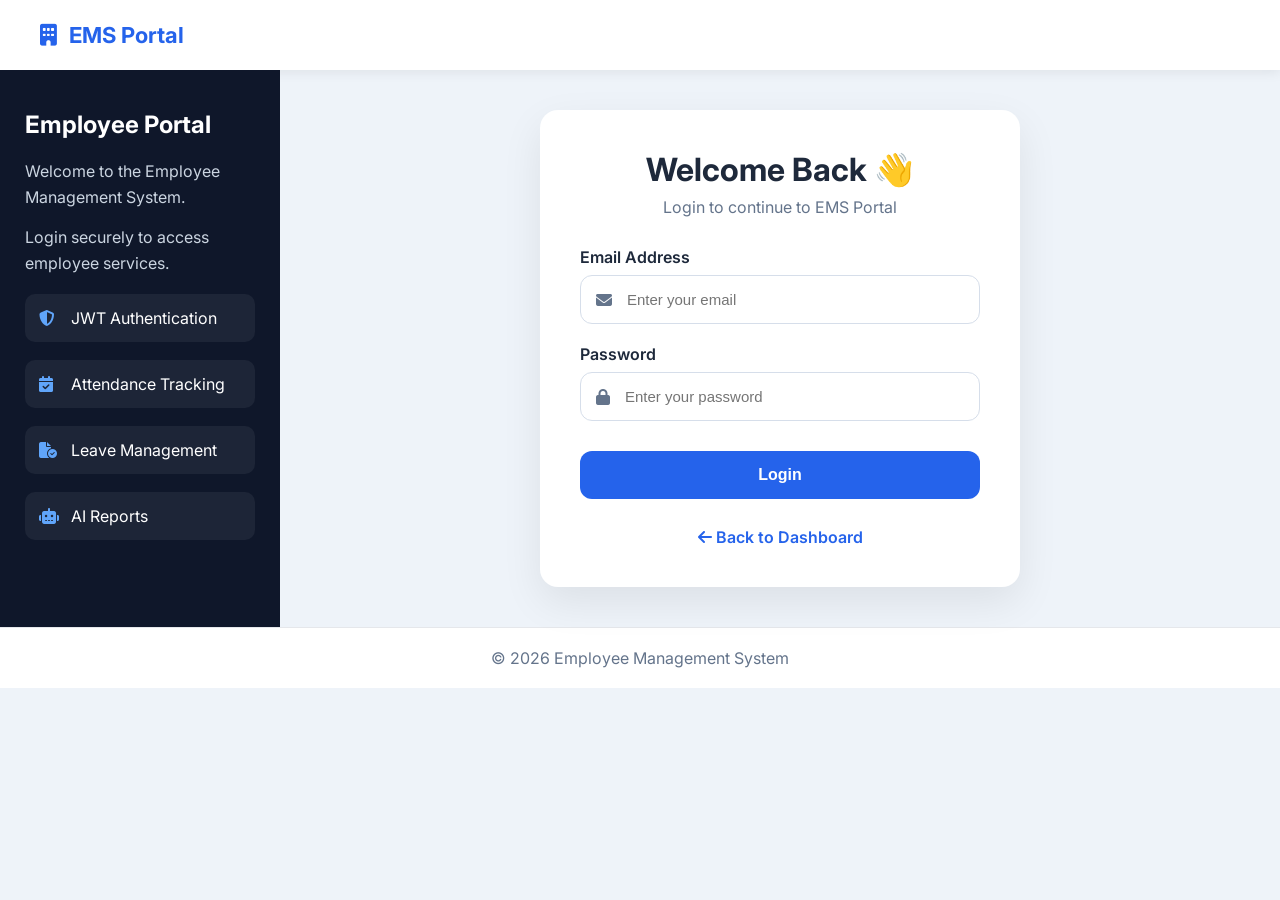
<file: frontend/index.html>
<!-- <!DOCTYPE html>
<html lang="en">
<head>
  <meta charset="UTF-8">
  <meta name="viewport" content="width=device-width, initial-scale=1.0">

  <title>Employee Management System</title>

  <link href="https://fonts.googleapis.com/css2?family=Poppins:wght@300;400;500;600;700&display=swap" rel="stylesheet">

  <link rel="stylesheet" href="css/index.css">
</head>

<body>

<div id="pageContent">
<nav class="navbar">

  <div class="logo">
    EMS Portal
  </div>

  <div class="nav-links">

    <a href="employeeRegForm.html">
      Employee Registration
    </a>

    <a href="attendanceForm.html">
      Attendance
    </a>

    <a href="leaveApplicationForm.html">
      Leave Management
    </a>

  </div>

 <button id="authBtn">LogOut
</button>

</nav>

 
<section class="hero">

  <div class="hero-content">

    <h1>
      Employee Management System
    </h1>

    <p>
      A modern workforce management platform to manage employees,
      attendance, leave requests, profile updates, documents and reports
      securely and efficiently.
    </p>

    <div class="hero-buttons">

      <a href="loginForm.html" class="primary-btn">
        Get Started
      </a>

      <a href="#modules" class="secondary-btn">
        Explore Modules
      </a>

    </div>

  </div>



  <div class="hero-card">

    <h2>System Highlights</h2>

    <div class="mini-card">

      <h4>Attendance Tracking</h4>

      <p>
        Monitor employee attendance and work status in real-time.
      </p>

    </div>

    <div class="mini-card">

      <h4>Leave Management</h4>

      <p>
        Submit and approve employee leave requests digitally.
      </p>

    </div>

    <div class="mini-card">

  <h4>Employee Registration</h4>

  <p>
    Register new employees by securely storing personal, department, and login details.
  </p>

</div>

  </div>

</section>



<section class="features" id="modules">

  <div class="section-title">

    <h2>Core Modules</h2>

    <p>
      Access all workforce management features from one platform
    </p>

  </div>

  <div class="cards">

    

    <div class="card">

      <div class="card-icon">
        🔐
      </div>

      <h3>Authentication</h3>

      <p>
        Secure login system with role-based access and session management.
      </p>

      <a href="loginForm.html">
        Open Login →
      </a>

    </div>

    

    <div class="card">

      <div class="card-icon">
        👨‍💼
      </div>

      <h3>Employee Registration</h3>

      <p>
        Add and manage new employees with complete professional details.
      </p>

      <a href="employeeRegForm.html">
        Open Registration →
      </a>

    </div>

   

    <div class="card">

      <div class="card-icon">
        🕒
      </div>

      <h3>Attendance Management</h3>

      <p>
        Track employee attendance, shifts, check-in and check-out timings.
      </p>

      <a href="attendanceForm.html">
        Open Attendance →
      </a>

    </div>

   

    <div class="card">

      <div class="card-icon">
        📝
      </div>

      <h3>Leave Management</h3>

      <p>
        Submit and review employee leave applications digitally.
      </p>

      <a href="leaveApplicationForm.html">
        Open Leave Portal →
      </a>

    </div>

  </div>

</section>


<footer>

  © 2026 Employee Management System | Designed for Workforce Management

</footer>
</div>
<script src="js/index.js"></script>
</body>
</html> -->

<!DOCTYPE html>
<html lang="en">

<head>

    <meta charset="UTF-8">

    <meta name="viewport"
          content="width=device-width, initial-scale=1.0">

    <title>Employee Management System</title>

    <link rel="preconnect"
          href="https://fonts.googleapis.com">

    <link rel="preconnect"
          href="https://fonts.gstatic.com"
          crossorigin>

    <link href="https://fonts.googleapis.com/css2?family=Inter:wght@300;400;500;600;700;800&display=swap"
          rel="stylesheet">

    <link rel="stylesheet"
          href="https://cdnjs.cloudflare.com/ajax/libs/font-awesome/6.6.0/css/all.min.css">

    <link rel="stylesheet"
          href="css/index.css">

</head>

<body>

<div id="pageContent">

<header class="topbar">

    <div class="logo">

        <i class="fa-solid fa-building"></i>

        EMS Portal

    </div>

    <div class="topbar-right">

        <span id="welcomeText">

            Welcome 

        </span>

        <button id="authBtn">

            Logout

        </button>

    </div>

</header>



<div class="dashboard">

<!-- Sidebar -->

<aside class="sidebar">

    <h3>

        Main Menu

    </h3>

    <a href="employeeRegForm.html">

        <i class="fa-solid fa-user-plus"></i>

        Employee Registration

    </a>

    <a href="attendanceForm.html">

        <i class="fa-solid fa-calendar-check"></i>

        Attendance

    </a>

    <a href="leaveApplicationForm.html">

        <i class="fa-solid fa-file-circle-check"></i>

        Leave Management

    </a>

    <a href="loginForm.html">

        <i class="fa-solid fa-right-to-bracket"></i>

        Login

    </a>

</aside>



<!-- Main -->

<main class="content">

<section class="welcome">

    <h1>

        Employee Management Dashboard

    </h1>

    <p>

        Manage employees, attendance, leave requests and AI powered reports
        from one centralized workspace.

    </p>

</section>



<!-- Quick Actions -->

<section>

<h2 class="section-heading">

Quick Access

</h2>

<div class="quick-grid">

<div class="dashboard-card">

<i class="fa-solid fa-user-plus"></i>

<h3>

Employee Registration

</h3>

<p>

Register new employees and manage personal details.

</p>

<a href="employeeRegForm.html">

Open Module

</a>

</div>



<div class="dashboard-card">

<i class="fa-solid fa-calendar-check"></i>

<h3>

Attendance

</h3>

<p>

Track employee attendance and working hours.

</p>

<a href="attendanceForm.html">

Open Module

</a>

</div>



<div class="dashboard-card">

<i class="fa-solid fa-file-circle-check"></i>

<h3>

Leave Management

</h3>

<p>

Submit, approve and manage leave applications.

</p>

<a href="leaveApplicationForm.html">

Open Module

</a>

</div>



<div class="dashboard-card"
     id="aiCard">

<i class="fa-solid fa-robot"></i>

<h3>

AI Reports

</h3>

<p>

Generate AI-powered employee performance reports.

</p>

<a href="attendanceForm.html">

Generate Report

</a>

</div>

</div>

</section>



<!-- About -->

<section class="about-card">

<h2>Workspace Overview</h2>

<div class="about-grid">

<div>

<h4>

✔ Secure Authentication

</h4>

<p>

Role-based login with JWT authentication.

</p>

</div>

<div>

<h4>

✔ Attendance Tracking

</h4>

<p>

Check-in, check-out and attendance history.

</p>

</div>

<div>

<h4>

✔ Leave Workflow

</h4>

<p>

Employees apply while HR/Admin approves digitally.

</p>

</div>

<div>

<h4>

✔ AI Analytics

</h4>

<p>

Generate performance reports.

</p>

</div>

</div>

</section>

</main>

</div>



<footer>

© 2026 Employee Management System

</footer>

</div>



<script>

const role = localStorage.getItem("role");

if(role !== "ADMIN"){

    document.getElementById("aiCard").style.display="none";

}

</script>

<script src="js/index.js"></script>

</body>

</html>
</file>
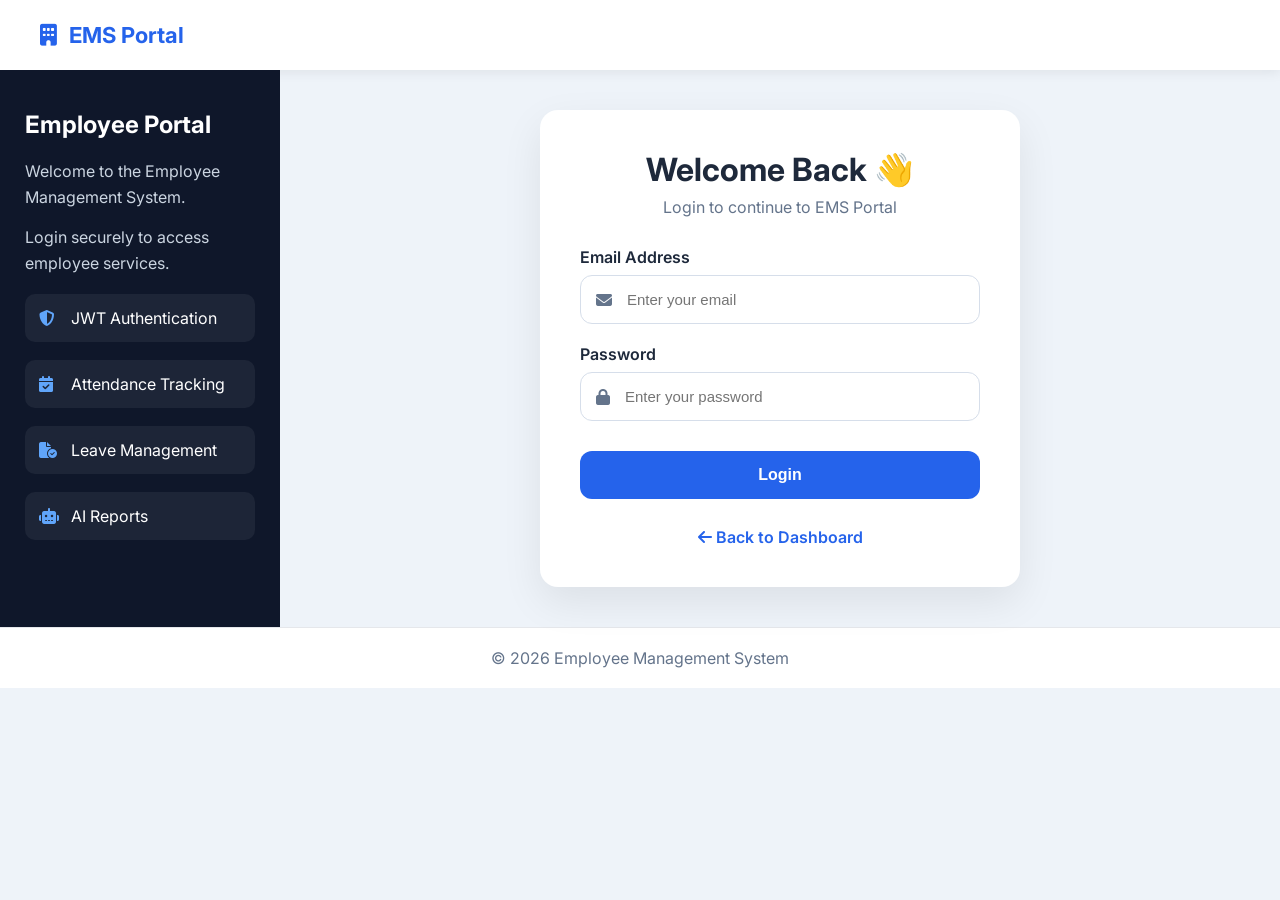
<file: frontend/attendanceForm.html>
<!DOCTYPE html>
<html lang="en">
<head>
<meta charset="UTF-8">
<meta name="viewport" content="width=device-width, initial-scale=1.0">
<title>Attendance Management</title>
<link rel="preconnect" href="https://fonts.googleapis.com">
<link rel="preconnect" href="https://fonts.gstatic.com" crossorigin>
<link href="https://fonts.googleapis.com/css2?family=Inter:wght@400;500;600;700;800&display=swap" rel="stylesheet">
<link rel="stylesheet" href="https://cdnjs.cloudflare.com/ajax/libs/font-awesome/6.6.0/css/all.min.css">
<link rel="stylesheet" href="css/attendance.css">
</head>
<body>

<div id="pageContent">

<header class="topbar">
<div class="logo"><i class="fa-solid fa-building"></i> EMS Portal</div>
<a href="index.html" id="closeBtn">← Dashboard</a>
</header>

<div class="dashboard">

<aside class="sidebar">
<h3>Navigation</h3>
<a href="index.html">Dashboard</a>
<a href="employeeRegForm.html">Employee Registration</a>
<a class="active">Attendance</a>
<a href="leaveApplicationForm.html">Leave Management</a>
</aside>

<main class="content">

<div class="card">
<h1>Attendance Management</h1>
<p class="subtitle">Manage attendance, tasks and AI reports.</p>

<form id="attendanceForm">

<section class="section">
<h2>Attendance Details</h2>
<div class="form-grid">

<div class="form-group"><label>Employee ID</label><input id="employeeId" readonly></div>
<div class="form-group"><label>Employee Name</label><input id="employeeName" readonly></div>
<div class="form-group"><label>Department</label><input id="department" readonly></div>

<button type="button" id="checkInBtn" class="submit-btn">Check In</button>
<button type="button" id="checkOutBtn" class="submit-btn">Check Out</button>

<div class="form-group">
<label>Status</label>
<select id="status"><option value="">Select</option><option>Present</option><option>Absent</option><option>Half Day</option><option>Leave</option><option>Work From Home</option></select>
<div class="error" id="statusError"></div>
</div>

<div class="form-group">
<label>Work Mode</label>
<select id="workMode"><option value="">Select</option><option>Office</option><option>Remote</option><option>Hybrid</option></select>
<div class="error" id="workModeError"></div>
</div>

<div class="form-group">
<label>Reporting Manager</label>
<input id="manager">
<div class="error" id="managerError"></div>
</div>

<div id="attendanceInfo" class="full-width info-box"></div>

<div class="form-group full-width">
<label>Remarks</label>
<textarea id="remarks"></textarea>
<div class="error" id="remarksError"></div>
</div>

</div>

<div id="successMsg" class="success"></div>
</section>

<section class="section" id="adminTaskSection">
<h2>Assign Task</h2>
<div class="form-grid">
<div class="form-group"><label>Employee</label><select id="employeeDropdown"><option>Select Employee</option></select></div>
<div class="form-group"><label>Task Title</label><input id="taskTitle"></div>
<div class="form-group"><label>Deadline</label><input type="date" id="taskDeadline"></div>
<div class="form-group full-width"><label>Description</label><textarea id="taskDescription"></textarea></div>
</div>
<button type="button" id="assignTaskBtn" class="submit-btn">Assign Task</button>
<div id="taskSuccessMsg" class="success"></div>
</section>

<section class="section" id="aiReportSection">
<h2>AI Employee Performance Report</h2>
<div class="form-group">
<label>Select Employee</label>
<select id="reportEmployeeDropdown"><option>Select Employee</option></select>
</div>
<button type="button" id="generateReportBtn" class="submit-btn">Generate AI Report</button>
<div id="reportLoading" class="success"></div>
<div id="reportContainer">No report generated yet.</div>
</section>

<section class="section" id="employeeTaskSection">
<h2>My Tasks</h2>
<div id="taskContainer"></div>
</section>

</form>
</div>

</main>
</div>
</div>

<script src="js/attendance.js"></script>
</body>
</html>
</file>
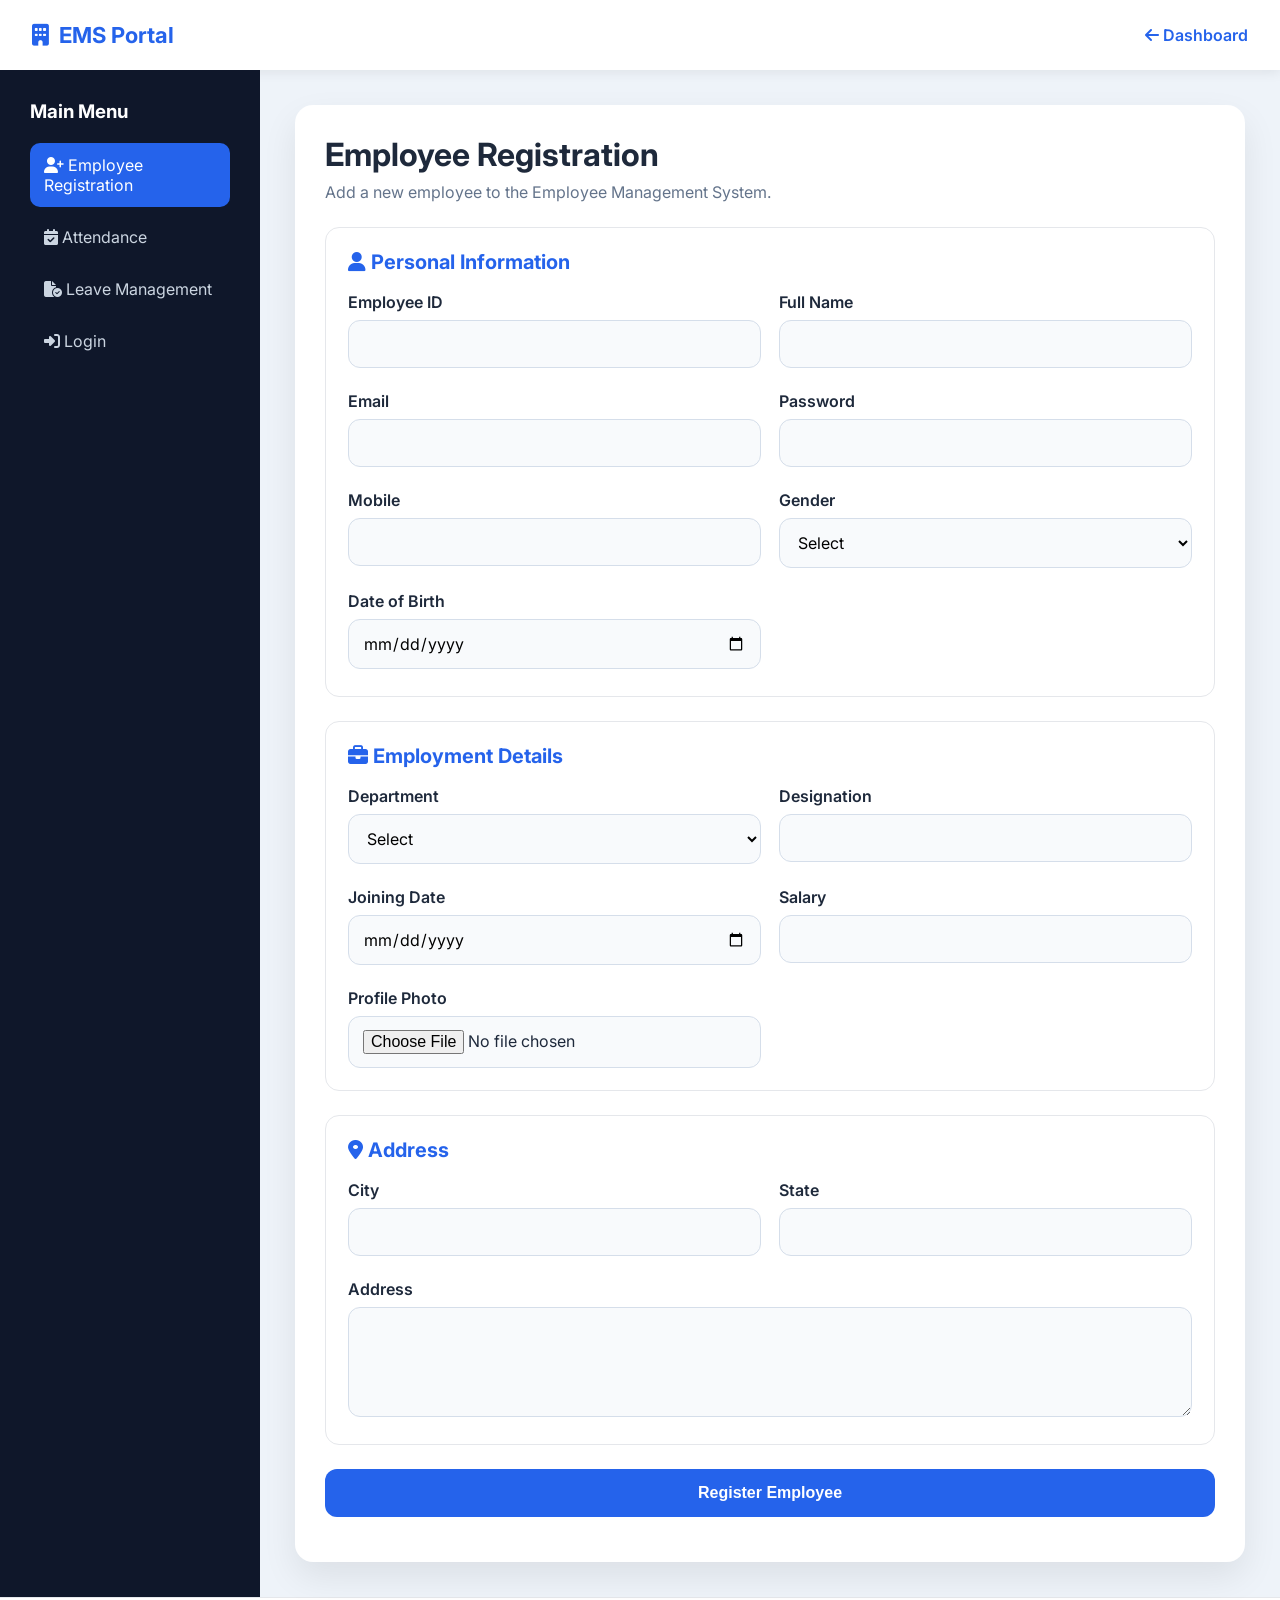
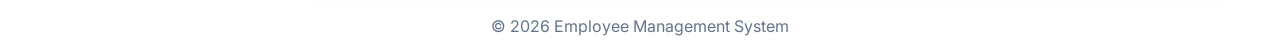
<file: frontend/employeeRegForm.html>
<!DOCTYPE html>
<html lang="en">
<head>
  <button id="closeBtn" style="display:none;"></button>
<meta charset="UTF-8">
<meta name="viewport" content="width=device-width, initial-scale=1.0">
<title>Employee Registration</title>
<link rel="preconnect" href="https://fonts.googleapis.com">
<link rel="preconnect" href="https://fonts.gstatic.com" crossorigin>
<link href="https://fonts.googleapis.com/css2?family=Inter:wght@300;400;500;600;700;800&display=swap" rel="stylesheet">
<link rel="stylesheet" href="https://cdnjs.cloudflare.com/ajax/libs/font-awesome/6.6.0/css/all.min.css">
<link rel="stylesheet" href="css/register.css">
</head>
<body>
<div id="pageContent">
<header class="topbar">
<div class="logo"><i class="fa-solid fa-building"></i> EMS Portal</div>
<div><a class="back-link" href="index.html"><i class="fa-solid fa-arrow-left"></i> Dashboard</a></div>
</header>

<div class="dashboard">
<aside class="sidebar">
<h3>Main Menu</h3>
<a class="active"><i class="fa-solid fa-user-plus"></i> Employee Registration</a>
<a href="attendanceForm.html"><i class="fa-solid fa-calendar-check"></i> Attendance</a>
<a href="leaveApplicationForm.html"><i class="fa-solid fa-file-circle-check"></i> Leave Management</a>
<a href="loginForm.html"><i class="fa-solid fa-right-to-bracket"></i> Login</a>
</aside>

<main class="content">
<div class="card">
<h1>Employee Registration</h1>
<p class="subtitle">Add a new employee to the Employee Management System.</p>

<form id="registrationForm">

<section class="section">
<h2><i class="fa-solid fa-user"></i> Personal Information</h2>
<div class="grid">
<div class="form-group"><label>Employee ID</label><input id="employeeId"><div class="error" id="idError"></div></div>
<div class="form-group"><label>Full Name</label><input id="name"><div class="error" id="nameError"></div></div>
<div class="form-group"><label>Email</label><input type="email" id="email"><div class="error" id="emailError"></div></div>
<div class="form-group"><label>Password</label><input type="password" id="password"><div class="error" id="passwordError"></div></div>
<div class="form-group"><label>Mobile</label><input id="mobile"><div class="error" id="mobileError"></div></div>
<div class="form-group"><label>Gender</label><select id="gender"><option value="">Select</option><option>Male</option><option>Female</option><option>Other</option></select><div class="error" id="genderError"></div></div>
<div class="form-group"><label>Date of Birth</label><input type="date" id="dob"><div class="error" id="dobError"></div></div>
</div>
</section>

<section class="section">
<h2><i class="fa-solid fa-briefcase"></i> Employment Details</h2>
<div class="grid">
<div class="form-group"><label>Department</label><select id="department"><option value="">Select</option><option value="1">Marketing</option><option value="2">IT</option><option value="3">HR</option><option value="4">Finance</option></select><div class="error" id="departmentError"></div></div>
<div class="form-group"><label>Designation</label><input id="designation"><div class="error" id="designationError"></div></div>
<div class="form-group"><label>Joining Date</label><input type="date" id="joiningDate"><div class="error" id="joiningError"></div></div>
<div class="form-group"><label>Salary</label><input type="number" id="salary"><div class="error" id="salaryError"></div></div>
<div class="form-group"><label>Profile Photo</label><input type="file" id="photo" accept=".jpg,.jpeg,.png"></div>
</div>
</section>

<section class="section">
<h2><i class="fa-solid fa-location-dot"></i> Address</h2>
<div class="grid">
<div class="form-group"><label>City</label><input id="city"><div class="error" id="cityError"></div></div>
<div class="form-group"><label>State</label><input id="state"><div class="error" id="stateError"></div></div>
<div class="form-group full"><label>Address</label><textarea id="address"></textarea><div class="error" id="addressError"></div></div>
</div>
</section>

<button class="submit-btn" type="submit">Register Employee</button>
<div id="successMsg" class="success"></div>

</form>
</div>
</main>
</div>
<footer>© 2026 Employee Management System</footer>
</div>
<script src="js/register.js"></script>
</body>
</html>
</file>
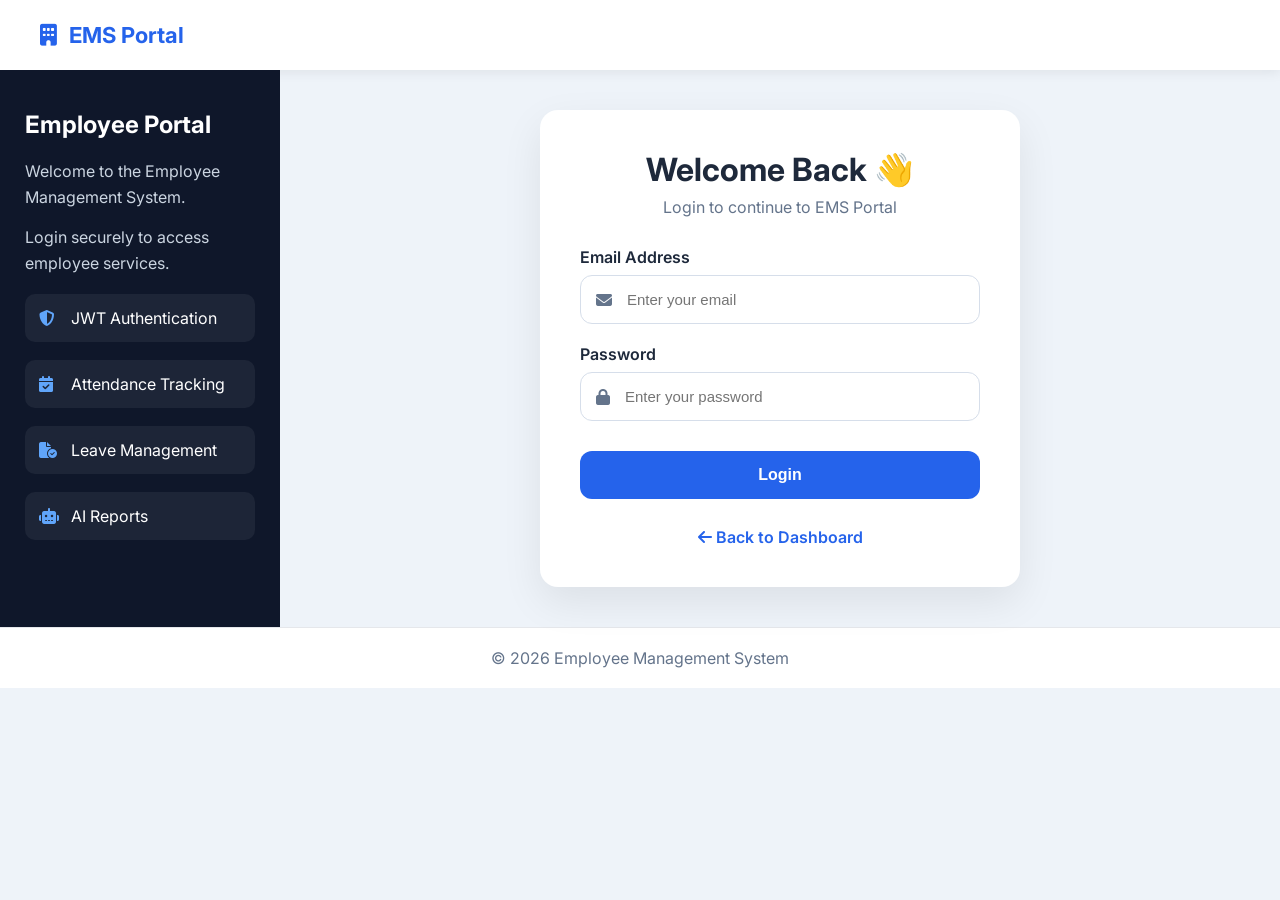
<file: frontend/leaveApplicationForm.html>
<!DOCTYPE html>
<html lang="en">
<head>
<meta charset="UTF-8">
<meta name="viewport" content="width=device-width,initial-scale=1.0">
<title>Leave Management</title>
<link rel="preconnect" href="https://fonts.googleapis.com">
<link rel="preconnect" href="https://fonts.gstatic.com" crossorigin>
<link href="https://fonts.googleapis.com/css2?family=Inter:wght@400;500;600;700;800&display=swap" rel="stylesheet">
<link rel="stylesheet" href="https://cdnjs.cloudflare.com/ajax/libs/font-awesome/6.6.0/css/all.min.css">
<link rel="stylesheet" href="css/leave.css">
</head>
<body>
<div id="pageContent">
<header class="topbar">
<div class="logo"><i class="fa-solid fa-building"></i> EMS Portal</div>
<a href="index.html" id="closeBtn">← Dashboard</a>
</header>

<div class="dashboard">
<aside class="sidebar">
<h3>Navigation</h3>
<a href="index.html">Dashboard</a>
<a href="employeeRegForm.html">Employee Registration</a>
<a href="attendanceForm.html">Attendance</a>
<a class="active">Leave Management</a>
</aside>

<main class="content">
<div class="card">
<h1>Leave Management</h1>
<p class="subtitle">Submit and manage leave requests.</p>

<div id="employeeLeaveSection">
<form id="leaveForm">

<section class="section">
<h2>Employee Details</h2>
<div class="form-grid">
<div class="form-group"><label>Employee ID</label><input id="employeeId" readonly></div>
<div class="form-group"><label>Employee Name</label><input id="employeeName" readonly></div>
<div class="form-group"><label>Department</label><input id="department" readonly></div>
</div>
</section>

<section class="section">
<h2>Leave Application</h2>
<div class="form-grid">
<div class="form-group"><label>Leave Type</label><select id="leaveType"><option value="">Select</option><option>Sick Leave</option><option>Casual Leave</option><option>Paid Leave</option><option>Emergency Leave</option></select><div class="error" id="leaveTypeError"></div></div>
<div class="form-group"><label>Start Date</label><input type="date" id="startDate"><div class="error" id="startError"></div></div>
<div class="form-group"><label>End Date</label><input type="date" id="endDate"><div class="error" id="endError"></div></div>
<div class="form-group"><label>Contact Number</label><input id="contact"><div class="error" id="contactError"></div></div>
<div class="form-group"><label>Alternate Email</label><input type="email" id="email"><div class="error" id="emailError"></div></div>
<div class="form-group"><label>Reporting Manager</label><input id="manager"><div class="error" id="managerError"></div></div>
<div class="form-group full-width"><label>Reason for Leave</label><textarea id="reason"></textarea><div class="error" id="reasonError"></div></div>
</div>
<button type="submit" class="submit-btn">Submit Leave Request</button>
<div id="successMsg" class="success"></div>
</section>

<section class="section" id="myLeaveStatusSection">
<h2>My Leave Requests</h2>
<div id="myLeaveContainer" class="display-box"></div>
</section>
</form>
</div>

<section class="section" id="hrLeaveSection" style="display:none;">
<h2>Manage Leave Requests</h2>
<div id="leaveActionMsg" class="success"></div>
<div id="leaveRequestsContainer" class="display-box"></div>
</section>

</div>
</main>
</div>
<script src="js/leave.js"></script>
</div>
</body>
</html>
</file>
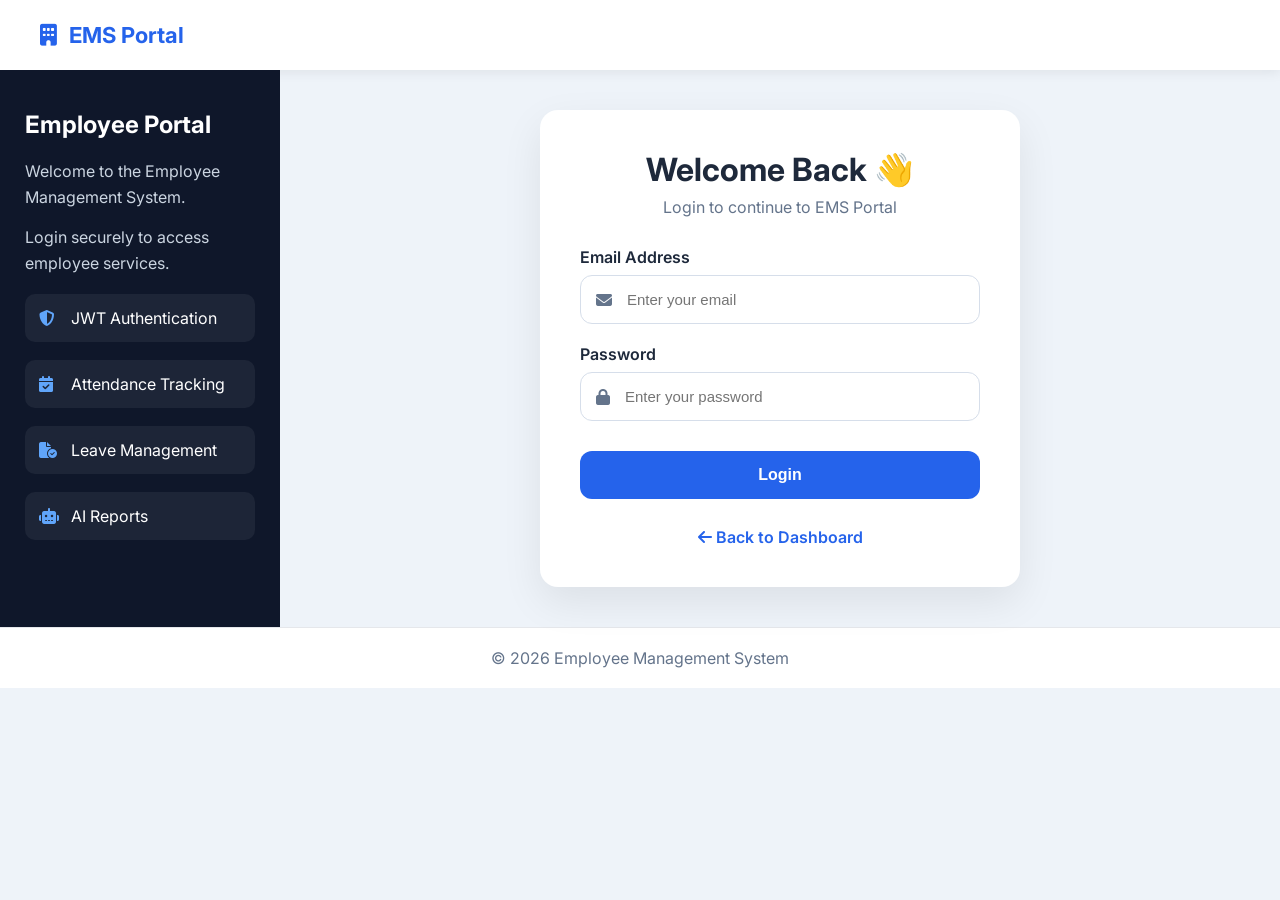
<file: frontend/loginForm.html>
<!DOCTYPE html>
<html lang="en">

<head>

    <meta charset="UTF-8">

    <meta name="viewport"
          content="width=device-width, initial-scale=1.0">

    <title>Employee Login</title>

    <link rel="preconnect"
          href="https://fonts.googleapis.com">

    <link rel="preconnect"
          href="https://fonts.gstatic.com"
          crossorigin>

    <link href="https://fonts.googleapis.com/css2?family=Inter:wght@300;400;500;600;700;800&display=swap"
          rel="stylesheet">

    <link rel="stylesheet"
          href="https://cdnjs.cloudflare.com/ajax/libs/font-awesome/6.6.0/css/all.min.css">

    <link rel="stylesheet"
          href="css/login.css">

</head>

<body>

<div id="loginPage">

<header class="topbar">

    <div class="logo">

        <i class="fa-solid fa-building"></i>

        EMS Portal

    </div>

</header>

<div class="dashboard">

<aside class="sidebar">

<h3>

Employee Portal

</h3>

<div class="sidebar-info">

<p>

Welcome to the Employee Management System.

</p>

<p>

Login securely to access employee services.

</p>

</div>

<div class="feature-box">

<i class="fa-solid fa-shield-halved"></i>

<span>

JWT Authentication

</span>

</div>

<div class="feature-box">

<i class="fa-solid fa-calendar-check"></i>

<span>

Attendance Tracking

</span>

</div>

<div class="feature-box">

<i class="fa-solid fa-file-circle-check"></i>

<span>

Leave Management

</span>

</div>

<div class="feature-box">

<i class="fa-solid fa-robot"></i>

<span>

AI Reports

</span>

</div>

</aside>

<main class="content">

<div class="login-card">

<div class="login-header">

<h1>

Welcome Back 👋

</h1>

<p>

Login to continue to EMS Portal

</p>

</div>

<form id="loginForm">

<div class="form-group">

<label>

Email Address

</label>

<div class="input-box">

<i class="fa-solid fa-envelope"></i>

<input
type="email"
id="email"
placeholder="Enter your email">

</div>

<div
id="emailError"
class="error">

</div>

</div>

<div class="form-group">

<label>

Password

</label>

<div class="input-box">

<i class="fa-solid fa-lock"></i>

<input
type="password"
id="password"
placeholder="Enter your password">

</div>

<div
id="passwordError"
class="error">

</div>

</div>

<button
type="submit"
class="login-btn">

Login

</button>

<div
id="successMsg"
class="success">

</div>

<div
id="loginError"
class="error center">

</div>

</form>
<div class="login-actions">

    <a href="index.html" class="back-btn">

        <i class="fa-solid fa-arrow-left"></i>

        Back to Dashboard

    </a>

</div>

</div>

</main>

</div>

<footer>

    © 2026 Employee Management System

</footer>

</div>

<script src="js/login.js"></script>

</body>

</html>
</file>
<file: frontend/css/index.css>
*{
    margin:0;
    padding:0;
    box-sizing:border-box;
}

html{
    scroll-behavior:smooth;
}

body{

    font-family:"Inter",sans-serif;

    background:#f4f7fb;

    color:#1e293b;

}

/* ===================================================
   TOP BAR
=================================================== */

.topbar{

    position:fixed;

    top:0;

    left:0;

    width:100%;

    height:70px;

    background:#ffffff;

    display:flex;

    align-items:center;

    justify-content:space-between;

    padding:0 40px;

    box-shadow:0 2px 10px rgba(0,0,0,.08);

    z-index:1000;

}

.logo{

    font-size:24px;

    font-weight:700;

    color:#2563eb;

    display:flex;

    gap:10px;

    align-items:center;

}

.logo i{

    font-size:22px;

}

.topbar-right{

    display:flex;

    align-items:center;

    gap:20px;

}

#welcomeText{

    color:#64748b;

    font-size:15px;

    font-weight:500;

}

#authBtn{

    background:#2563eb;

    color:white;

    border:none;

    padding:10px 20px;

    border-radius:8px;

    cursor:pointer;

    font-weight:600;

    transition:.25s;

}

#authBtn:hover{

    transform:translateY(-2px);

    background:#1d4ed8;

}

/* ===================================================
   MAIN LAYOUT
=================================================== */

.dashboard{

    display:flex;

    margin-top:70px;

    min-height:calc(100vh - 70px);

}

/* ===================================================
   SIDEBAR
=================================================== */

.sidebar{

    width:250px;

    background:white;

    border-right:1px solid #e5e7eb;

    padding:35px 20px;

    position:sticky;

    top:70px;

    height:calc(100vh - 70px);

}

.sidebar h3{

    color:#94a3b8;

    text-transform:uppercase;

    font-size:13px;

    margin-bottom:25px;

    letter-spacing:1px;

}

.sidebar a{

    display:flex;

    align-items:center;

    gap:15px;

    text-decoration:none;

    color:#334155;

    padding:14px 16px;

    border-radius:10px;

    margin-bottom:12px;

    transition:.25s;

    font-weight:500;

}

.sidebar a:hover{

    background:#2563eb;

    color:white;

    transform:translateX(5px);

}

.sidebar i{

    width:20px;

    text-align:center;

}

/* ===================================================
   CONTENT
=================================================== */

.content{

    flex:1;

    padding:45px;

}

/* ===================================================
   WELCOME
=================================================== */

.welcome{

    margin-bottom:40px;

}

.welcome h1{

    font-size:38px;

    font-weight:800;

    margin-bottom:12px;

    color:#0f172a;

}

.welcome p{

    font-size:17px;

    color:#64748b;

    line-height:1.8;

    max-width:700px;

}

/* ===================================================
   SECTION TITLE
=================================================== */

.section-heading{

    font-size:24px;

    font-weight:700;

    margin-bottom:25px;

}

/* ===================================================
   QUICK GRID
=================================================== */

.quick-grid{

    display:grid;

    grid-template-columns:repeat(auto-fit,minmax(250px,1fr));

    gap:25px;

    margin-bottom:50px;

}

/* ===================================================
   DASHBOARD CARD
=================================================== */

.dashboard-card{

    background:white;

    border-radius:16px;

    padding:30px;

    box-shadow:0 8px 24px rgba(0,0,0,.06);

    transition:.3s;

    border:1px solid #edf2f7;

}

.dashboard-card:hover{

    transform:translateY(-6px);

    box-shadow:0 18px 40px rgba(37,99,235,.12);

}

.dashboard-card i{

    width:65px;

    height:65px;

    background:#eff6ff;

    color:#2563eb;

    border-radius:50%;

    display:flex;

    align-items:center;

    justify-content:center;

    font-size:28px;

    margin-bottom:20px;

}

.dashboard-card h3{

    font-size:21px;

    margin-bottom:12px;

    color:#0f172a;

}

.dashboard-card p{

    color:#64748b;

    line-height:1.7;

    margin-bottom:25px;

}

.dashboard-card a{

    display:inline-block;

    text-decoration:none;

    background:#2563eb;

    color:white;

    padding:11px 20px;

    border-radius:8px;

    font-weight:600;

    transition:.25s;

}

.dashboard-card a:hover{

    background:#1d4ed8;

}
/* ===================================================
   ABOUT SECTION
=================================================== */

.about-card{

    background:white;

    padding:35px;

    border-radius:18px;

    box-shadow:0 8px 24px rgba(0,0,0,.06);

    border:1px solid #edf2f7;

    margin-bottom:40px;

}

.about-card h2{

    font-size:28px;

    margin-bottom:30px;

    color:#0f172a;

}

.about-grid{

    display:grid;

    grid-template-columns:repeat(auto-fit,minmax(250px,1fr));

    gap:25px;

}

.about-grid div{

    background:#f8fafc;

    border:1px solid #e2e8f0;

    padding:20px;

    border-radius:12px;

    transition:.3s;

}

.about-grid div:hover{

    transform:translateY(-5px);

    box-shadow:0 10px 25px rgba(37,99,235,.08);

}

.about-grid h4{

    color:#2563eb;

    margin-bottom:10px;

    font-size:18px;

}

.about-grid p{

    color:#64748b;

    line-height:1.7;

}

/* ===================================================
   FOOTER
=================================================== */

footer{

    background:#ffffff;

    border-top:1px solid #e5e7eb;

    text-align:center;

    padding:22px;

    color:#64748b;

    font-size:14px;

}

/* ===================================================
   SCROLLBAR
=================================================== */

::-webkit-scrollbar{

    width:8px;

}

::-webkit-scrollbar-track{

    background:#edf2f7;

}

::-webkit-scrollbar-thumb{

    background:#94a3b8;

    border-radius:20px;

}

::-webkit-scrollbar-thumb:hover{

    background:#64748b;

}

/* ===================================================
   ANIMATIONS
=================================================== */

@keyframes fadeUp{

    from{

        opacity:0;

        transform:translateY(25px);

    }

    to{

        opacity:1;

        transform:translateY(0);

    }

}

.welcome{

    animation:fadeUp .6s ease;

}

.dashboard-card{

    animation:fadeUp .7s ease;

}

.about-card{

    animation:fadeUp .8s ease;

}

/* ===================================================
   BUTTON EFFECTS
=================================================== */

.dashboard-card a,

#authBtn{

    position:relative;

    overflow:hidden;

}

.dashboard-card a::after,

#authBtn::after{

    content:"";

    position:absolute;

    width:0;

    height:100%;

    left:0;

    top:0;

    background:rgba(255,255,255,.15);

    transition:.35s;

}

.dashboard-card a:hover::after,

#authBtn:hover::after{

    width:100%;

}

/* ===================================================
   CARD HOVER
=================================================== */

.dashboard-card{

    cursor:pointer;

}

.dashboard-card:hover i{

    transform:scale(1.1);

    transition:.3s;

}

/* ===================================================
   RESPONSIVE
=================================================== */

@media(max-width:1100px){

.sidebar{

    width:220px;

}

.content{

    padding:30px;

}

.quick-grid{

    grid-template-columns:repeat(2,1fr);

}

}

@media(max-width:850px){

.dashboard{

    flex-direction:column;

}

.sidebar{

    width:100%;

    height:auto;

    position:relative;

    top:0;

    border-right:none;

    border-bottom:1px solid #e5e7eb;

    display:flex;

    flex-wrap:wrap;

    justify-content:center;

    gap:10px;

}

.sidebar h3{

    display:none;

}

.sidebar a{

    margin:0;

}

.content{

    padding:25px;

}

.topbar{

    padding:0 20px;

}

.welcome h1{

    font-size:30px;

}

.quick-grid{

    grid-template-columns:1fr;

}

.about-grid{

    grid-template-columns:1fr;

}

}

@media(max-width:550px){

.logo{

    font-size:18px;

}

.logo i{

    font-size:18px;

}

.topbar{

    height:auto;

    padding:15px;

    flex-direction:column;

    gap:15px;

}

.dashboard{

    margin-top:120px;

}

.topbar-right{

    width:100%;

    justify-content:space-between;

}

.welcome h1{

    font-size:26px;

}

.welcome p{

    font-size:15px;

}

.dashboard-card{

    padding:22px;

}

.about-card{

    padding:22px;

}

}

/* ===================================================
   OPTIONAL GLASS EFFECT
=================================================== */

.dashboard-card,

.about-card{

    backdrop-filter:blur(10px);

}

/* ===================================================
   SELECTION COLOR
=================================================== */

::selection{

    background:#2563eb;

    color:white;

}
</file>
<file: frontend/css/attendance.css>
*{margin:0;padding:0;box-sizing:border-box}
body{font-family:Inter,sans-serif;background:#eef3f9}
#pageContent{display:none}
.topbar{height:70px;background:#fff;display:flex;justify-content:space-between;align-items:center;padding:0 30px;box-shadow:0 2px 10px rgba(0,0,0,.08)}
.logo{font-size:22px;font-weight:700;color:#2563eb}
#closeBtn{text-decoration:none;color:#2563eb;font-weight:600}
.dashboard{display:flex;min-height:calc(100vh - 70px)}
.sidebar{width:250px;background:#0f172a;padding:30px}
.sidebar h3{color:#fff;margin-bottom:20px}
.sidebar a{display:block;padding:12px;color:#cbd5e1;text-decoration:none;border-radius:10px;margin-bottom:8px}
.sidebar a.active,.sidebar a:hover{background:#2563eb;color:#fff}
.content{flex:1;padding:30px;overflow:auto}
.card{background:#fff;padding:28px;border-radius:18px;box-shadow:0 12px 30px rgba(0,0,0,.08)}
.subtitle{color:#64748b;margin:8px 0 25px}
.section{border:1px solid #e5e7eb;border-radius:16px;padding:20px;margin-bottom:24px}
.section h2{color:#2563eb;margin-bottom:18px}
.form-grid{display:grid;grid-template-columns:repeat(3,1fr);gap:16px}
.form-group{display:flex;flex-direction:column}
.full-width{grid-column:1/-1}
label{font-weight:600;margin-bottom:6px}
input,select,textarea{padding:12px;border:1px solid #dbe2ea;border-radius:10px;background:#f8fafc}
textarea{min-height:110px}
input:focus,select:focus,textarea:focus{outline:none;border-color:#2563eb;box-shadow:0 0 0 3px rgba(37,99,235,.12)}
.submit-btn{padding:13px;border:none;border-radius:10px;background:#2563eb;color:#fff;font-weight:600;cursor:pointer;align-self:end}
.info-box,#reportContainer,#taskContainer{background:#f8fafc;border:1px solid #e5e7eb;border-radius:10px;padding:18px;min-height:80px}
.success{margin-top:12px;color:#16a34a;font-weight:600}
.error{color:#dc2626;font-size:12px;margin-top:4px}
@media(max-width:1000px){.dashboard{flex-direction:column}.sidebar{width:100%}.form-grid{grid-template-columns:1fr}}
</file>
<file: frontend/css/register.css>
*{margin:0;padding:0;box-sizing:border-box}
body{font-family:'Inter',sans-serif;background:#eef3f9;color:#1e293b}
.topbar{height:70px;background:#fff;display:flex;justify-content:space-between;align-items:center;padding:0 32px;box-shadow:0 2px 12px rgba(0,0,0,.08)}
.logo{display:flex;gap:10px;align-items:center;font-size:22px;font-weight:700;color:#2563eb}
.back-link{text-decoration:none;color:#2563eb;font-weight:600}
.dashboard{display:flex;min-height:calc(100vh - 120px)}
.sidebar{width:260px;background:#0f172a;padding:30px}
.sidebar h3{color:#fff;margin-bottom:20px}
.sidebar a{display:block;color:#cbd5e1;text-decoration:none;padding:12px 14px;border-radius:10px;margin-bottom:8px}
.sidebar a:hover,.sidebar .active{background:#2563eb;color:#fff}
.content{flex:1;padding:35px}
.card{background:#fff;border-radius:18px;padding:30px;box-shadow:0 15px 35px rgba(0,0,0,.08)}
h1{font-size:32px;margin-bottom:8px}
.subtitle{color:#64748b;margin-bottom:25px}
.section{border:1px solid #e5e7eb;border-radius:14px;padding:22px;margin-bottom:24px}
.section h2{font-size:20px;margin-bottom:18px;color:#2563eb}
.grid{display:grid;grid-template-columns:repeat(2,1fr);gap:18px}
.full{grid-column:1/-1}
.form-group{display:flex;flex-direction:column}
label{font-weight:600;margin-bottom:8px}
input,select,textarea{padding:13px 14px;border:1px solid #d5deea;border-radius:12px;background:#f8fafc;font:inherit}
textarea{min-height:110px;resize:vertical}
input:focus,select:focus,textarea:focus{outline:none;border-color:#2563eb;box-shadow:0 0 0 4px rgba(37,99,235,.12);background:#fff}
.error{font-size:12px;color:#dc2626;margin-top:5px}
.success{text-align:center;color:#16a34a;margin-top:15px}
.submit-btn{width:100%;padding:15px;border:none;border-radius:12px;background:#2563eb;color:#fff;font-size:16px;font-weight:600;cursor:pointer}
.submit-btn:hover{background:#1d4ed8}
footer{text-align:center;padding:18px;background:#fff;border-top:1px solid #e5e7eb;color:#64748b}
@media(max-width:900px){.dashboard{flex-direction:column}.sidebar{width:100%}.grid{grid-template-columns:1fr}}
</file>
<file: frontend/css/leave.css>
*{margin:0;padding:0;box-sizing:border-box}
body{font-family:Inter,sans-serif;background:#eef3f9}
#pageContent{display:none}
.topbar{height:70px;background:#fff;display:flex;justify-content:space-between;align-items:center;padding:0 30px;box-shadow:0 2px 10px rgba(0,0,0,.08)}
.logo{font-size:22px;font-weight:700;color:#2563eb}
#closeBtn{text-decoration:none;color:#2563eb;font-weight:600}
.dashboard{display:flex;min-height:calc(100vh - 70px)}
.sidebar{width:250px;background:#0f172a;padding:30px}
.sidebar h3{color:#fff;margin-bottom:18px}
.sidebar a{display:block;text-decoration:none;color:#cbd5e1;padding:12px;border-radius:10px;margin-bottom:8px}
.sidebar a.active,.sidebar a:hover{background:#2563eb;color:#fff}
.content{flex:1;padding:30px;overflow:auto}
.card{background:#fff;padding:30px;border-radius:18px;box-shadow:0 12px 30px rgba(0,0,0,.08)}
.subtitle{margin:8px 0 24px;color:#64748b}
.section{border:1px solid #e5e7eb;border-radius:16px;padding:22px;margin-bottom:24px}
.section h2{color:#2563eb;margin-bottom:18px}
.form-grid{display:grid;grid-template-columns:repeat(3,1fr);gap:16px}
.form-group{display:flex;flex-direction:column}
.full-width{grid-column:1/-1}
label{font-weight:600;margin-bottom:6px}
input,select,textarea{padding:12px;border:1px solid #d9e1ea;border-radius:10px;background:#f8fafc}
input:focus,select:focus,textarea:focus{outline:none;border-color:#2563eb;box-shadow:0 0 0 3px rgba(37,99,235,.12)}
textarea{min-height:120px}
.submit-btn{margin-top:18px;width:100%;padding:14px;border:none;border-radius:12px;background:#2563eb;color:#fff;font-weight:600;cursor:pointer}
.success{margin-top:14px;color:#16a34a;font-weight:600}
.error{color:#dc2626;font-size:12px;margin-top:4px}
.display-box{background:#f8fafc;border:1px solid #e5e7eb;border-radius:12px;padding:20px;min-height:120px}
@media(max-width:1000px){.dashboard{flex-direction:column}.sidebar{width:100%}.form-grid{grid-template-columns:1fr}}
</file>
<file: frontend/css/login.css>
*{
    margin:0;
    padding:0;
    box-sizing:border-box;
}

body{
    font-family:'Inter',sans-serif;
    background:#eef3f9;
    color:#1e293b;
}

#loginPage{
    min-height:100vh;
    display:flex;
    flex-direction:column;
}

.topbar{
    height:70px;
    background:#ffffff;
    display:flex;
    align-items:center;
    justify-content:space-between;
    padding:0 40px;
    box-shadow:0 2px 12px rgba(0,0,0,.08);
}

.logo{
    font-size:22px;
    font-weight:700;
    color:#2563eb;
    display:flex;
    gap:12px;
    align-items:center;
}

.dashboard{
    flex:1;
    display:flex;
}

.sidebar{
    width:280px;
    background:#0f172a;
    color:#fff;
    padding:40px 25px;
}

.sidebar h3{
    margin-bottom:20px;
    font-size:24px;
}

.sidebar-info p{
    color:#cbd5e1;
    margin-bottom:15px;
    line-height:1.6;
}

.feature-box{
    display:flex;
    gap:12px;
    align-items:center;
    margin-top:18px;
    padding:14px;
    border-radius:10px;
    background:rgba(255,255,255,.06);
}

.feature-box i{
    color:#60a5fa;
    width:20px;
}

.content{
    flex:1;
    display:flex;
    justify-content:center;
    align-items:center;
    padding:40px;
}

.login-card{
    width:100%;
    max-width:480px;
    background:#fff;
    border-radius:18px;
    padding:40px;
    box-shadow:0 15px 40px rgba(0,0,0,.08);
}

.login-header{
    text-align:center;
    margin-bottom:30px;
}

.login-header h1{
    font-size:32px;
    margin-bottom:8px;
}

.login-header p{
    color:#64748b;
}

.form-group{
    margin-bottom:20px;
}

.form-group label{
    display:block;
    font-weight:600;
    margin-bottom:8px;
}

.input-box{
    display:flex;
    align-items:center;
    border:1px solid #d6deea;
    border-radius:12px;
    padding:0 15px;
    transition:.25s;
}

.input-box:focus-within{
    border-color:#2563eb;
    box-shadow:0 0 0 4px rgba(37,99,235,.12);
}

.input-box i{
    color:#64748b;
}

.input-box input{
    flex:1;
    border:none;
    outline:none;
    padding:15px;
    font-size:15px;
    background:transparent;
}

.login-btn{
    width:100%;
    border:none;
    border-radius:12px;
    background:#2563eb;
    color:#fff;
    padding:15px;
    font-size:16px;
    font-weight:600;
    cursor:pointer;
    transition:.25s;
    margin-top:10px;
}

.login-btn:hover{
    background:#1d4ed8;
    transform:translateY(-2px);
}

.error{
    color:#dc2626;
    font-size:13px;
    margin-top:6px;
}

.success{
    color:#16a34a;
    text-align:center;
    margin-top:15px;
}

.center{
    text-align:center;
}

.login-actions{
    margin-top:28px;
    text-align:center;
}

.back-btn{
    text-decoration:none;
    color:#2563eb;
    font-weight:600;
}

.back-btn:hover{
    color:#1d4ed8;
}

footer{
    text-align:center;
    padding:20px;
    color:#64748b;
    background:#fff;
    border-top:1px solid #e5e7eb;
}

@media(max-width:900px){
    .dashboard{
        flex-direction:column;
    }

    .sidebar{
        width:100%;
    }

    .content{
        padding:25px;
    }

    .login-card{
        max-width:100%;
    }
}

@media(max-width:600px){
    .topbar{
        padding:0 20px;
    }

    .sidebar{
        padding:25px;
    }

    .login-card{
        padding:25px;
    }

    .login-header h1{
        font-size:26px;
    }
}
</file>
